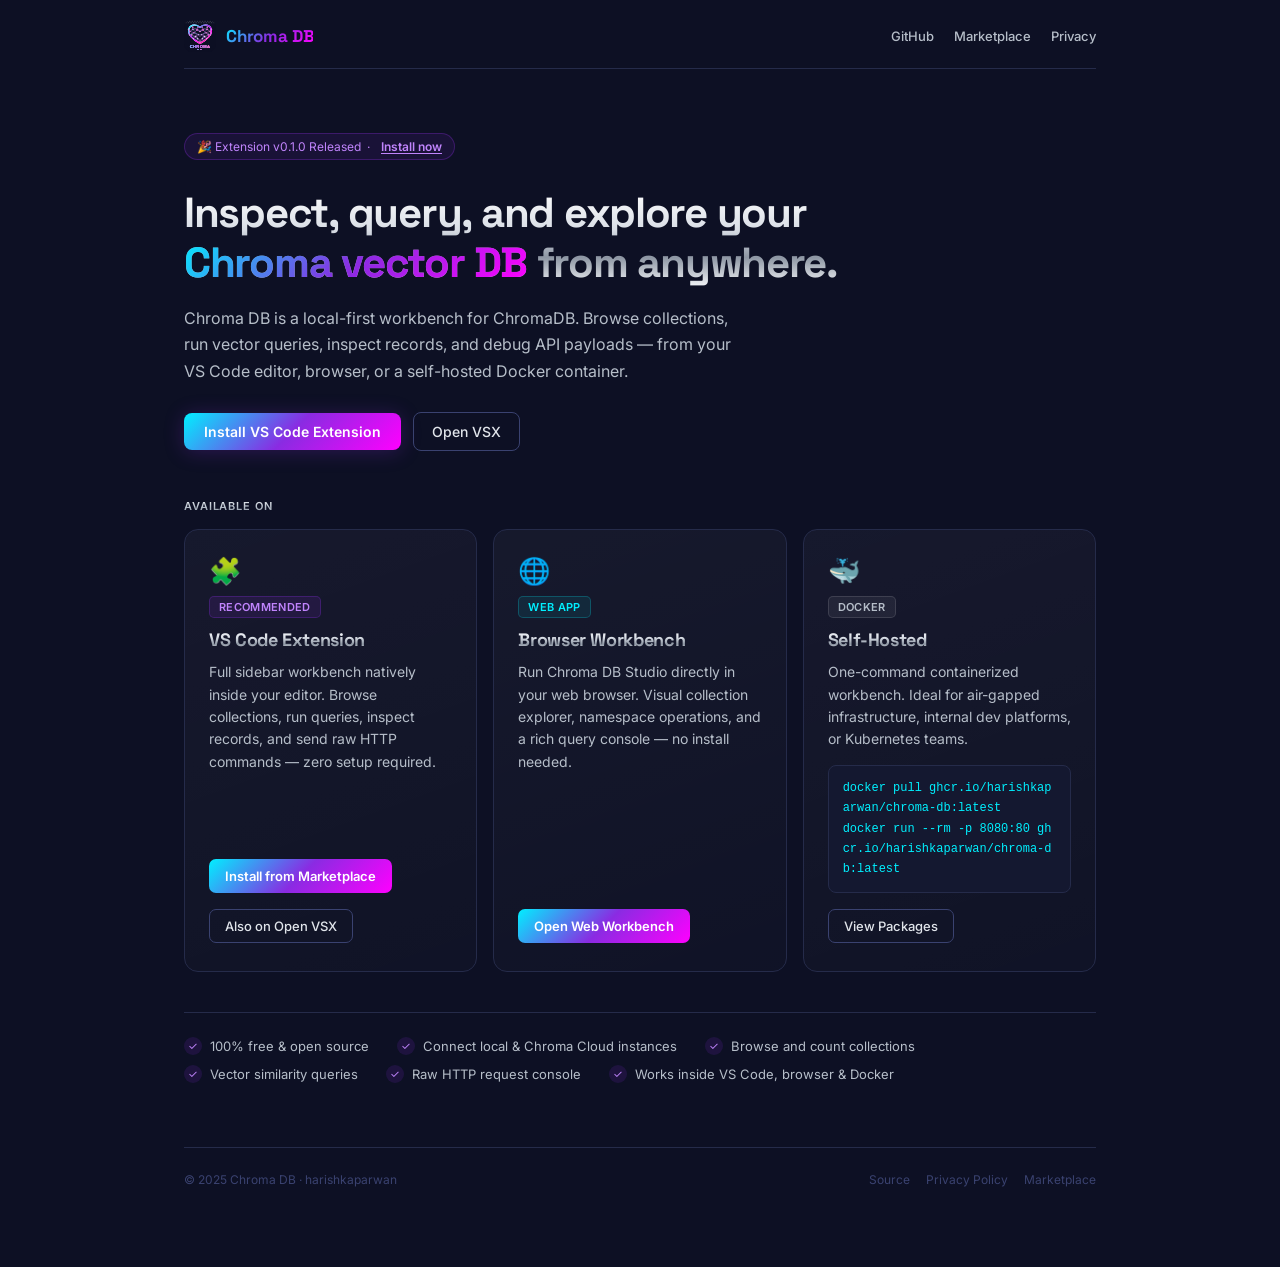
<file: index.html>
<!doctype html>
<html lang="en">
  <head>
    <meta charset="UTF-8" />
    <meta name="viewport" content="width=device-width, initial-scale=1.0" />
    <title>Chroma DB | Plugin Home</title>
    <meta name="description" content="Inspect collections, query vectors, and debug payloads — in VS Code, a browser, or Docker." />
    <link rel="icon" type="image/svg+xml" href="public/assets/chroma-db-logo.svg" />
    <link rel="preconnect" href="https://fonts.googleapis.com" />
    <link rel="preconnect" href="https://fonts.gstatic.com" crossorigin />
    <link href="https://fonts.googleapis.com/css2?family=Space+Grotesk:wght@600;700&family=Inter:wght@400;500;600&display=swap" rel="stylesheet" />
    <style>
      :root {
        --bg: #0d1024;
        --chrome: #131628;
        --chrome-strong: #1e2240;
        --surface: #181c35;
        --surface-soft: #141830;
        --line: #252b4a;
        --line-strong: #3a4270;
        --text: #f4f6f8;
        --muted: #b6bec9;
        --muted-strong: #e1e5eb;
        --chroma-gradient: linear-gradient(135deg, #00f0ff 0%, #8a2be2 50%, #ff00ff 100%);
        --chroma-glow: rgba(138, 43, 226, 0.25);
        --metal-text: linear-gradient(180deg, #ffffff 0%, #d9dee6 42%, #8d96a3 70%, #f3f5f8 100%);
        --metal-muted: linear-gradient(180deg, #edf1f5 0%, #bac2cd 55%, #858f9d 100%);
      }

      *, *::before, *::after { box-sizing: border-box; margin: 0; padding: 0; }

      html, body {
        min-height: 100%;
        background: var(--bg);
        color: var(--text);
        font-family: Inter, ui-sans-serif, system-ui, -apple-system, sans-serif;
        -webkit-font-smoothing: antialiased;
        text-rendering: optimizeLegibility;
      }

      .site-wrap {
        max-width: 960px;
        margin: 0 auto;
        padding: 0 24px 80px;
      }

      /* ── Header ── */
      .site-header {
        display: flex;
        align-items: center;
        justify-content: space-between;
        padding: 20px 0 16px;
        border-bottom: 1px solid var(--line);
        gap: 16px;
      }

      .brand {
        display: flex;
        align-items: center;
        gap: 10px;
        text-decoration: none;
      }

      .logo-img {
        width: 32px;
        height: 32px;
        border-radius: 8px;
        flex-shrink: 0;
      }

      .brand-name {
        font-family: 'Space Grotesk', sans-serif;
        font-size: 17px;
        font-weight: 700;
        background: var(--chroma-gradient);
        -webkit-background-clip: text;
        background-clip: text;
        color: transparent;
        letter-spacing: -0.01em;
      }

      .top-links {
        display: flex;
        align-items: center;
        gap: 20px;
        flex-shrink: 0;
      }

      .top-links a {
        color: var(--muted);
        font-size: 13px;
        font-weight: 500;
        text-decoration: none;
        transition: color 150ms;
      }

      .top-links a:hover { color: var(--text); }

      /* ── Hero ── */
      .hero {
        padding: 64px 0 48px;
        max-width: 680px;
      }

      .hero h1 {
        font-family: 'Space Grotesk', sans-serif;
        font-size: clamp(28px, 5vw, 42px);
        font-weight: 700;
        line-height: 1.18;
        letter-spacing: -0.03em;
        background: var(--metal-text);
        -webkit-background-clip: text;
        background-clip: text;
        color: transparent;
        margin-bottom: 18px;
      }

      .hero h1 .accent {
        background: var(--chroma-gradient);
        -webkit-background-clip: text;
        background-clip: text;
        color: transparent;
      }

      .hero p {
        font-size: 16px;
        line-height: 1.65;
        color: var(--muted);
        margin-bottom: 28px;
        max-width: 560px;
      }

      .hero-actions {
        display: flex;
        align-items: center;
        gap: 12px;
        flex-wrap: wrap;
      }

      .btn-primary {
        display: inline-flex;
        align-items: center;
        gap: 7px;
        padding: 10px 20px;
        background: var(--chroma-gradient);
        color: #fff;
        font-size: 14px;
        font-weight: 600;
        border-radius: 8px;
        text-decoration: none;
        transition: opacity 150ms, transform 100ms;
        box-shadow: 0 2px 20px var(--chroma-glow);
      }

      .btn-primary:hover { opacity: 0.88; transform: translateY(-1px); }

      .btn-ghost {
        display: inline-flex;
        align-items: center;
        gap: 7px;
        padding: 10px 18px;
        background: transparent;
        border: 1px solid var(--line-strong);
        color: var(--muted-strong);
        font-size: 14px;
        font-weight: 500;
        border-radius: 8px;
        text-decoration: none;
        transition: border-color 150ms, color 150ms;
      }

      .btn-ghost:hover { border-color: var(--muted); color: var(--text); }

      .release-badge {
        display: inline-flex;
        align-items: center;
        gap: 8px;
        padding: 5px 12px;
        background: rgba(138, 43, 226, 0.1);
        border: 1px solid rgba(138, 43, 226, 0.3);
        border-radius: 20px;
        font-size: 12px;
        color: #c084fc;
        margin-bottom: 28px;
        width: fit-content;
      }

      .release-badge a { color: inherit; font-weight: 600; text-decoration: underline; text-underline-offset: 2px; }

      /* ── Cards grid ── */
      .grid {
        display: grid;
        grid-template-columns: repeat(auto-fit, minmax(260px, 1fr));
        gap: 16px;
        margin-bottom: 40px;
      }

      .card {
        background: linear-gradient(160deg, rgba(255,255,255,0.04), rgba(255,255,255,0.01));
        border: 1px solid var(--line);
        border-radius: 14px;
        padding: 28px 24px;
        display: flex;
        flex-direction: column;
        gap: 10px;
        transition: border-color 180ms, box-shadow 180ms;
      }

      .card:hover {
        border-color: var(--line-strong);
        box-shadow: 0 4px 32px var(--chroma-glow);
      }

      .card-icon {
        font-size: 26px;
        line-height: 1;
        margin-bottom: 2px;
      }

      .card-badge {
        display: inline-flex;
        width: fit-content;
        padding: 3px 9px;
        border-radius: 5px;
        font-size: 11px;
        font-weight: 600;
        letter-spacing: 0.03em;
        text-transform: uppercase;
        background: rgba(138, 43, 226, 0.12);
        border: 1px solid rgba(138, 43, 226, 0.28);
        color: #c084fc;
      }

      .card-badge.cyan {
        background: rgba(0, 240, 255, 0.08);
        border-color: rgba(0, 240, 255, 0.22);
        color: #00f0ff;
      }

      .card-badge.neutral {
        background: rgba(255, 255, 255, 0.06);
        border-color: rgba(255, 255, 255, 0.12);
        color: var(--muted);
      }

      .card h2 {
        font-family: 'Space Grotesk', sans-serif;
        font-size: 18px;
        font-weight: 700;
        background: var(--metal-text);
        -webkit-background-clip: text;
        background-clip: text;
        color: transparent;
        letter-spacing: -0.02em;
      }

      .card p {
        font-size: 14px;
        line-height: 1.6;
        color: var(--muted);
        flex: 1;
      }

      .card-cta {
        display: inline-flex;
        align-items: center;
        gap: 6px;
        padding: 9px 16px;
        background: var(--chroma-gradient);
        color: #fff;
        font-size: 13px;
        font-weight: 600;
        border-radius: 7px;
        text-decoration: none;
        width: fit-content;
        margin-top: 6px;
        transition: opacity 150ms;
      }

      .card-cta:hover { opacity: 0.85; }

      .card-cta.secondary {
        background: none;
        color: var(--muted-strong);
        border: 1px solid var(--line-strong);
        padding: 8px 15px;
        font-size: 13px;
        font-weight: 500;
      }

      .card-cta.secondary:hover { border-color: var(--muted); color: var(--text); }

      .code-box {
        background: var(--surface-soft);
        border: 1px solid var(--line);
        border-radius: 8px;
        padding: 12px 14px;
        font-family: 'SF Mono', 'Fira Code', 'Cascadia Code', monospace;
        font-size: 12px;
        line-height: 1.7;
        color: #00f0ff;
        word-break: break-all;
        margin-top: 4px;
      }

      /* ── Features ── */
      .features {
        display: flex;
        flex-wrap: wrap;
        gap: 10px 28px;
        padding: 24px 0 0;
        border-top: 1px solid var(--line);
      }

      .feature-item {
        display: flex;
        align-items: center;
        gap: 8px;
        font-size: 13px;
        color: var(--muted);
      }

      .feature-item .check {
        display: inline-flex;
        width: 18px;
        height: 18px;
        align-items: center;
        justify-content: center;
        background: rgba(138, 43, 226, 0.14);
        border-radius: 50%;
        color: #c084fc;
        font-size: 11px;
        flex-shrink: 0;
      }

      .section-label {
        font-size: 11px;
        font-weight: 600;
        letter-spacing: 0.08em;
        text-transform: uppercase;
        background: var(--metal-muted);
        -webkit-background-clip: text;
        background-clip: text;
        color: transparent;
        margin-bottom: 16px;
      }

      /* ── Footer ── */
      .site-footer {
        margin-top: 64px;
        padding-top: 24px;
        border-top: 1px solid var(--line);
        display: flex;
        align-items: center;
        justify-content: space-between;
        flex-wrap: wrap;
        gap: 12px;
      }

      .site-footer p { font-size: 12px; color: var(--line-strong); }

      .site-footer nav { display: flex; gap: 16px; }

      .site-footer a {
        font-size: 12px;
        color: var(--line-strong);
        text-decoration: none;
        transition: color 150ms;
      }

      .site-footer a:hover { color: var(--muted); }

      @media (max-width: 540px) {
        .site-header { flex-wrap: wrap; }
        .hero { padding: 40px 0 32px; }
        .grid { grid-template-columns: 1fr; }
        .hero-actions { flex-direction: column; align-items: flex-start; }
      }
    </style>
  </head>
  <body>
    <main class="site-wrap">

      <header class="site-header">
        <a class="brand" href="/">
          <img class="logo-img" src="public/assets/chroma-db-logo.svg" alt="" aria-hidden="true" />
          <span class="brand-name">Chroma DB</span>
        </a>
        <nav class="top-links" aria-label="Primary links">
          <a href="https://github.com/harishkaparwan/chroma-db-web" target="_blank" rel="noopener noreferrer">GitHub</a>
          <a href="https://marketplace.visualstudio.com/items?itemName=harishkaparwan.chroma-db" target="_blank" rel="noopener noreferrer">Marketplace</a>
          <a href="public/policy/privacy.html">Privacy</a>
        </nav>
      </header>

      <section class="hero">
        <div class="release-badge">
          🎉 Extension v0.1.0 Released &nbsp;·&nbsp;
          <a href="https://marketplace.visualstudio.com/items?itemName=harishkaparwan.chroma-db" target="_blank" rel="noopener noreferrer">Install now</a>
        </div>
        <h1>Inspect, query, and explore your <span class="accent">Chroma vector DB</span> from anywhere.</h1>
        <p>Chroma DB is a local-first workbench for ChromaDB. Browse collections, run vector queries, inspect records, and debug API payloads — from your VS Code editor, browser, or a self-hosted Docker container.</p>
        <div class="hero-actions">
          <a class="btn-primary" href="https://marketplace.visualstudio.com/items?itemName=harishkaparwan.chroma-db" target="_blank" rel="noopener noreferrer">
            Install VS Code Extension
          </a>
          <a class="btn-ghost" href="https://open-vsx.org/extension/harishkaparwan/chroma-db" target="_blank" rel="noopener noreferrer">
            Open VSX
          </a>
        </div>
      </section>

      <p class="section-label">Available on</p>
      <div class="grid" aria-label="Product options">

        <article class="card">
          <div class="card-icon">🧩</div>
          <div class="card-badge">Recommended</div>
          <h2>VS Code Extension</h2>
          <p>Full sidebar workbench natively inside your editor. Browse collections, run queries, inspect records, and send raw HTTP commands — zero setup required.</p>
          <a class="card-cta" href="https://marketplace.visualstudio.com/items?itemName=harishkaparwan.chroma-db" target="_blank" rel="noopener noreferrer">
            Install from Marketplace
          </a>
          <a class="card-cta secondary" href="https://open-vsx.org/extension/harishkaparwan/chroma-db" target="_blank" rel="noopener noreferrer">
            Also on Open VSX
          </a>
        </article>

        <article class="card">
          <div class="card-icon">🌐</div>
          <div class="card-badge cyan">Web App</div>
          <h2>Browser Workbench</h2>
          <p>Run Chroma DB Studio directly in your web browser. Visual collection explorer, namespace operations, and a rich query console — no install needed.</p>
          <a class="card-cta" href="app/" target="_blank" rel="noopener noreferrer">
            Open Web Workbench
          </a>
        </article>

        <article class="card">
          <div class="card-icon">🐳</div>
          <div class="card-badge neutral">Docker</div>
          <h2>Self-Hosted</h2>
          <p>One-command containerized workbench. Ideal for air-gapped infrastructure, internal dev platforms, or Kubernetes teams.</p>
          <div class="code-box">
            docker pull ghcr.io/harishkaparwan/chroma-db:latest<br />
            docker run --rm -p 8080:80 ghcr.io/harishkaparwan/chroma-db:latest
          </div>
          <a class="card-cta secondary" href="https://github.com/users/harishkaparwan/packages/container/package/chroma-db" target="_blank" rel="noopener noreferrer">
            View Packages
          </a>
        </article>

      </div>

      <div class="features" aria-label="Highlights">
        <div class="feature-item"><span class="check">✓</span> 100% free &amp; open source</div>
        <div class="feature-item"><span class="check">✓</span> Connect local &amp; Chroma Cloud instances</div>
        <div class="feature-item"><span class="check">✓</span> Browse and count collections</div>
        <div class="feature-item"><span class="check">✓</span> Vector similarity queries</div>
        <div class="feature-item"><span class="check">✓</span> Raw HTTP request console</div>
        <div class="feature-item"><span class="check">✓</span> Works inside VS Code, browser &amp; Docker</div>
      </div>

      <footer class="site-footer">
        <p>© 2025 Chroma DB · harishkaparwan</p>
        <nav>
          <a href="https://github.com/harishkaparwan/chroma-db-web" target="_blank" rel="noopener noreferrer">Source</a>
          <a href="public/policy/privacy.html">Privacy Policy</a>
          <a href="https://marketplace.visualstudio.com/items?itemName=harishkaparwan.chroma-db" target="_blank" rel="noopener noreferrer">Marketplace</a>
        </nav>
      </footer>

    </main>
  </body>
</html>
</file>
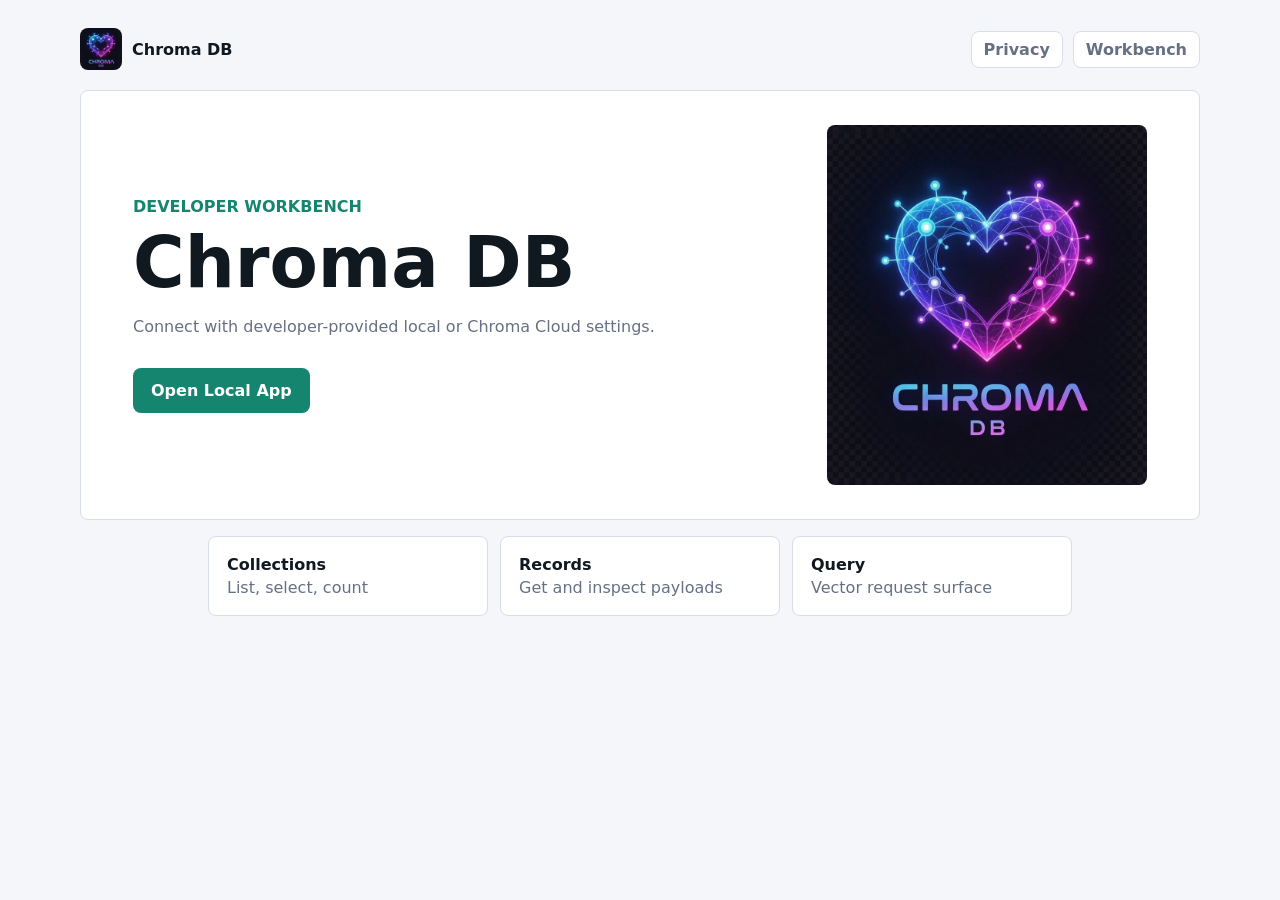
<file: public/webpage/index.html>
<!doctype html>
<html lang="en">
  <head>
    <meta charset="utf-8" />
    <meta name="viewport" content="width=device-width, initial-scale=1" />
    <title>Chroma DB | Local Workbench</title>
    <link rel="stylesheet" href="theme.css" />
  </head>
  <body>
    <main class="site-wrap">
      <header class="site-header">
        <a class="brand" href="../"><img src="../assets/chroma-db-logo.jpg" alt="" /><span>Chroma DB</span></a>
        <nav class="top-links" aria-label="Primary links">
          <a href="../policy/privacy.html">Privacy</a>
          <a href="../../">Workbench</a>
        </nav>
      </header>
      <section class="hero">
        <div class="hero-copy">
          <span>Developer workbench</span>
          <h1>Chroma DB</h1>
          <p>Connect with developer-provided local or Chroma Cloud settings.</p>
          <a href="../../">Open Local App</a>
        </div>
        <img class="hero-logo" src="../assets/chroma-db-logo.jpg" alt="" />
      </section>
      <section class="details">
        <div>
          <strong>Collections</strong>
          <span>List, select, count</span>
        </div>
        <div>
          <strong>Records</strong>
          <span>Get and inspect payloads</span>
        </div>
        <div>
          <strong>Query</strong>
          <span>Vector request surface</span>
        </div>
      </section>
    </main>
  </body>
</html>
</file>
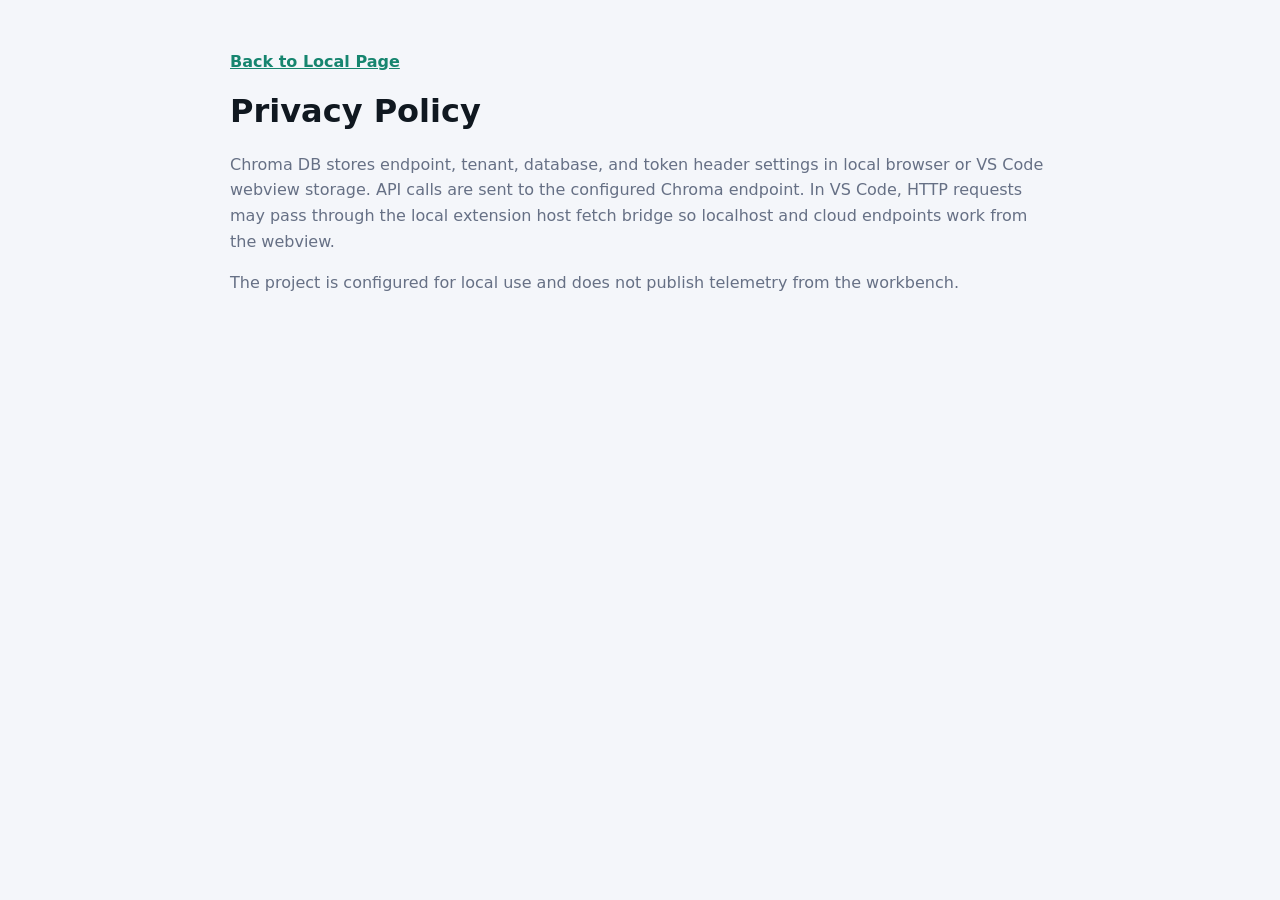
<file: public/policy/privacy.html>
<!doctype html>
<html lang="en">
  <head>
    <meta charset="utf-8" />
    <meta name="viewport" content="width=device-width, initial-scale=1" />
    <title>Chroma DB | Privacy Policy</title>
  </head>
  <body style="margin:0;background:#f4f6fa;color:#101820;font-family:system-ui,sans-serif">
    <main style="width:min(820px,92vw);margin:0 auto;padding:52px 0">
      <a style="color:#16856f;font-weight:800" href="../webpage/">Back to Local Page</a>
      <h1>Privacy Policy</h1>
      <p style="color:#667085;line-height:1.6">Chroma DB stores endpoint, tenant, database, and token header settings in local browser or VS Code webview storage. API calls are sent to the configured Chroma endpoint. In VS Code, HTTP requests may pass through the local extension host fetch bridge so localhost and cloud endpoints work from the webview.</p>
      <p style="color:#667085;line-height:1.6">The project is configured for local use and does not publish telemetry from the workbench.</p>
    </main>
  </body>
</html>
</file>
<file: public/webpage/theme.css>
:root {
  color-scheme: light;
  --bg: #f4f6fa;
  --surface: #ffffff;
  --ink: #101820;
  --muted: #667085;
  --line: #d8dee8;
  --accent: #16856f;
  --violet: #5b5ce2;
}

* {
  box-sizing: border-box;
}

body {
  margin: 0;
  color: var(--ink);
  background: var(--bg);
  font-family: Inter, "Segoe UI", system-ui, sans-serif;
}

.site-wrap {
  width: min(1120px, 92vw);
  margin: 0 auto;
  padding: 28px 0 64px;
}

.site-header,
.brand,
.top-links,
.details {
  display: flex;
  align-items: center;
}

.site-header {
  justify-content: space-between;
  gap: 16px;
  margin-bottom: 20px;
}

.brand,
.top-links {
  gap: 10px;
}

.brand {
  color: var(--ink);
  text-decoration: none;
  font-weight: 900;
}

.brand img {
  width: 42px;
  height: 42px;
  border-radius: 8px;
  object-fit: cover;
}

.top-links a,
.hero a {
  border-radius: 8px;
  text-decoration: none;
  font-weight: 800;
}

.top-links a {
  color: var(--muted);
  border: 1px solid var(--line);
  padding: 8px 12px;
  background: var(--surface);
}

.hero {
  min-height: 430px;
  display: flex;
  align-items: center;
  justify-content: space-between;
  gap: 28px;
  border: 1px solid var(--line);
  border-radius: 8px;
  background: var(--surface);
}

.hero-copy {
  max-width: 680px;
  padding: 52px;
}

.hero-copy span {
  color: var(--accent);
  font-weight: 900;
  text-transform: uppercase;
}

h1 {
  margin: 12px 0;
  font-size: 4.4rem;
  line-height: 1;
}

p {
  color: var(--muted);
  line-height: 1.55;
}

code {
  color: var(--violet);
  font-family: "SFMono-Regular", Consolas, monospace;
}

.hero a {
  display: inline-flex;
  margin-top: 12px;
  padding: 13px 18px;
  color: #ffffff;
  background: var(--accent);
}

.hero-logo {
  width: min(320px, 34%);
  min-width: 180px;
  max-height: 360px;
  margin-right: 52px;
  border-radius: 8px;
  object-fit: cover;
}

.details {
  justify-content: center;
  gap: 12px;
  margin-top: 16px;
  flex-wrap: wrap;
}

.details div {
  width: min(280px, 100%);
  display: grid;
  gap: 4px;
  border: 1px solid var(--line);
  border-radius: 8px;
  background: var(--surface);
  padding: 18px;
}

.details span {
  color: var(--muted);
}

@media (max-width: 720px) {
  .site-header {
    align-items: flex-start;
    flex-direction: column;
  }

  .hero {
    min-height: 0;
    align-items: flex-start;
    flex-direction: column;
  }

  .hero-copy {
    padding: 32px 22px 0;
  }

  h1 {
    font-size: 2.6rem;
  }

  .hero-logo {
    width: 116px;
    min-width: 116px;
    margin: 0 0 28px 22px;
  }
}
</file>
